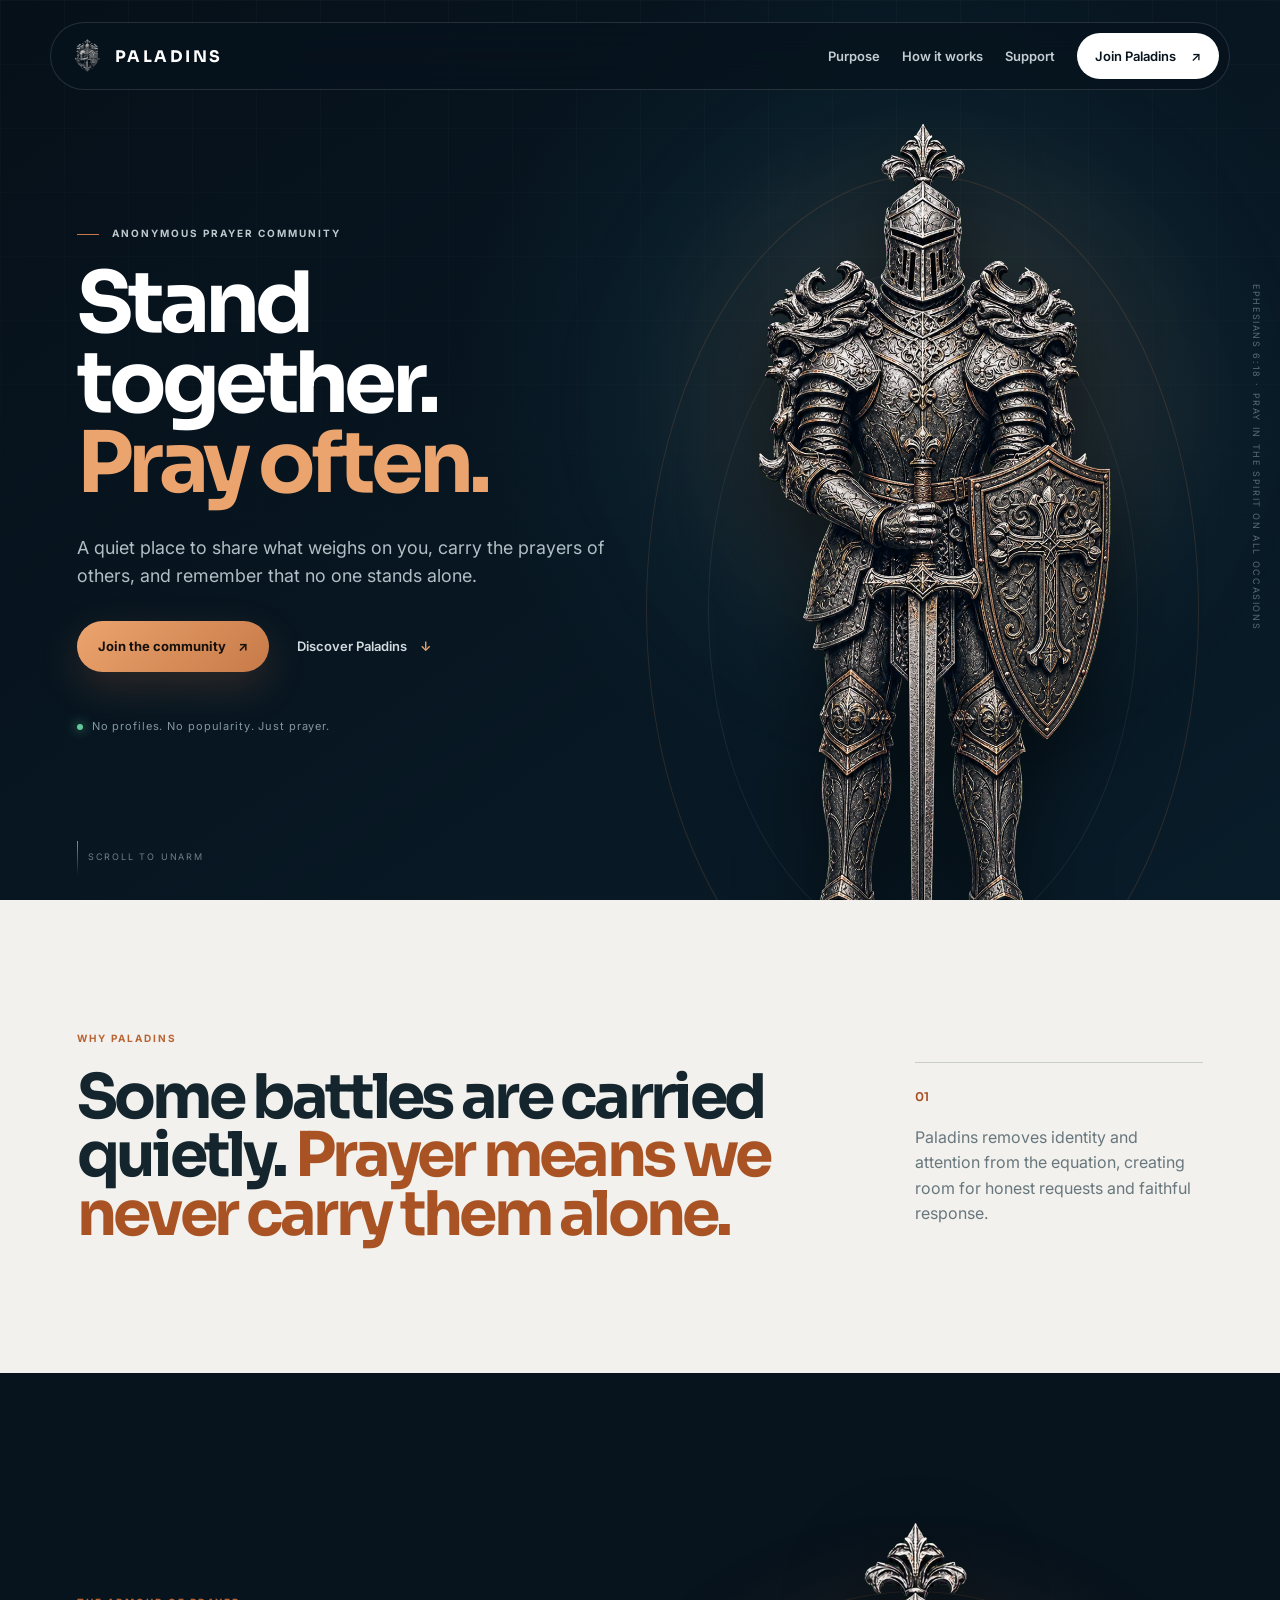
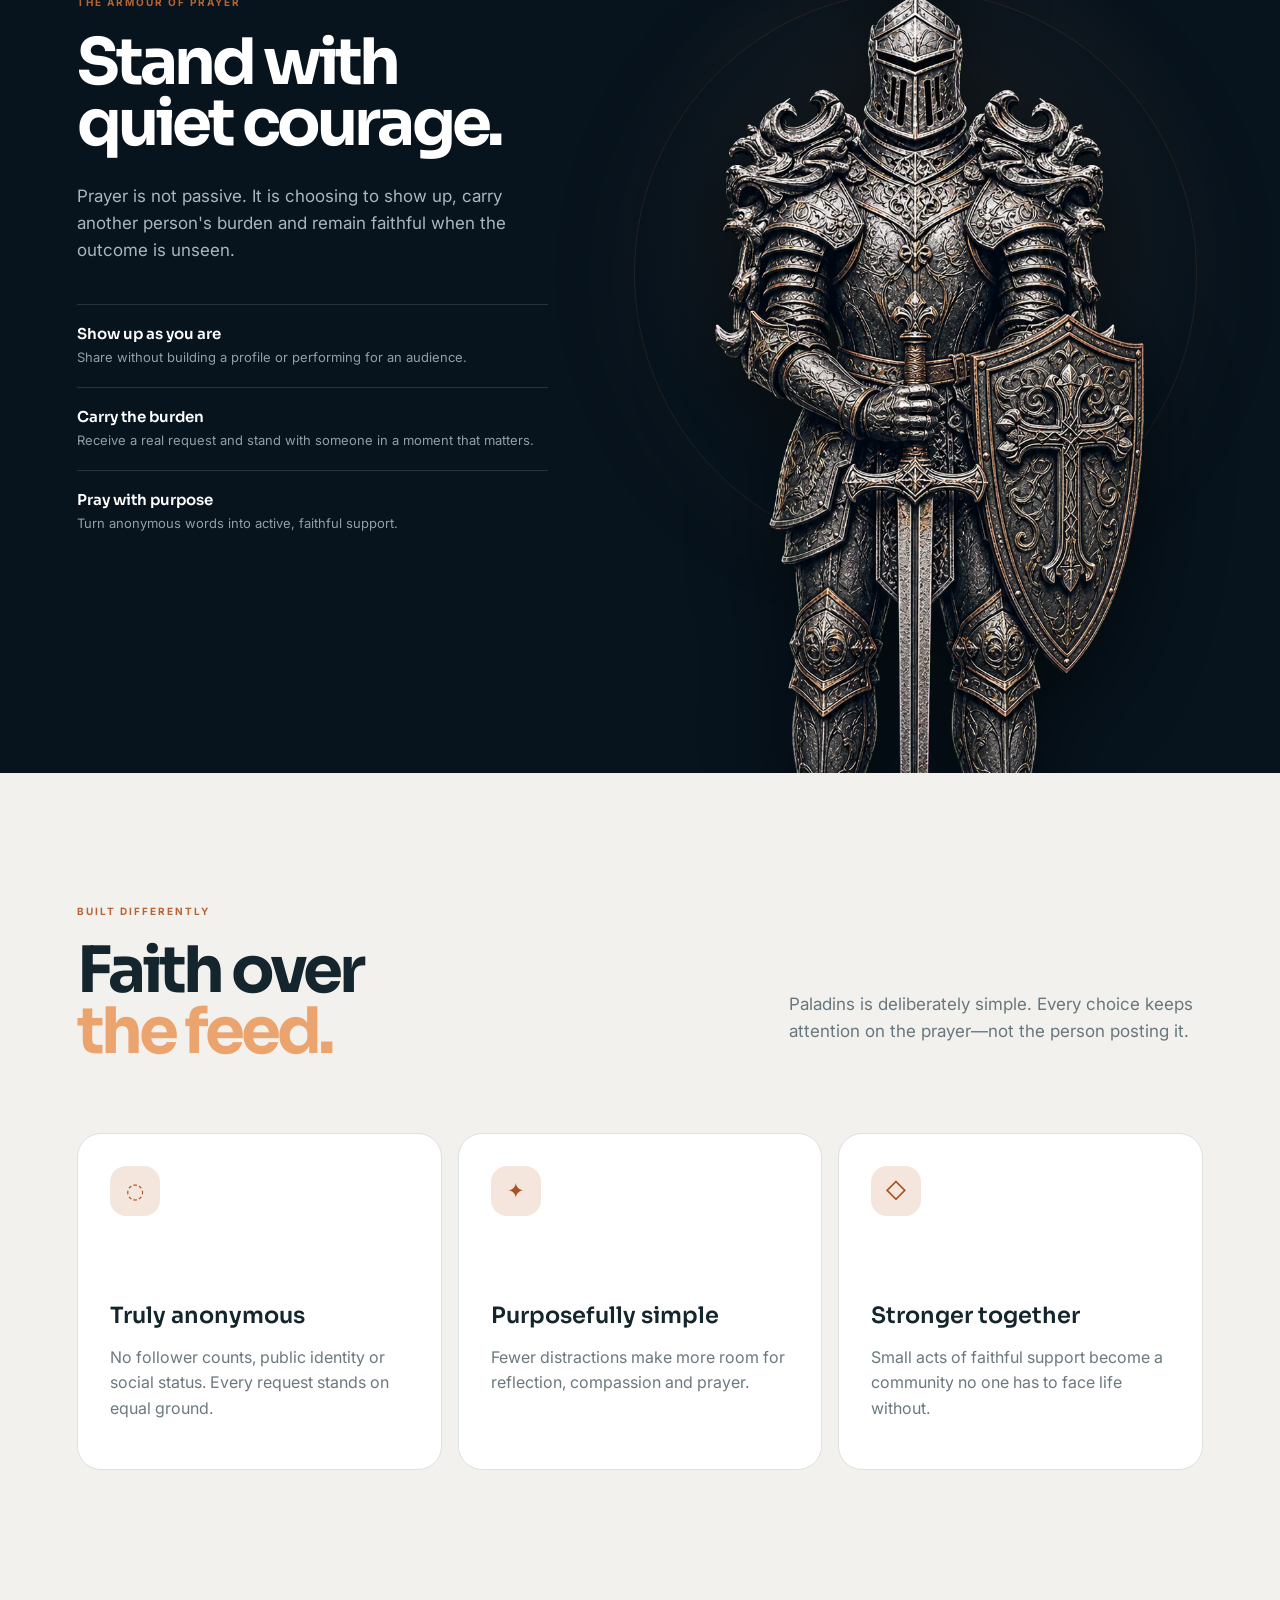
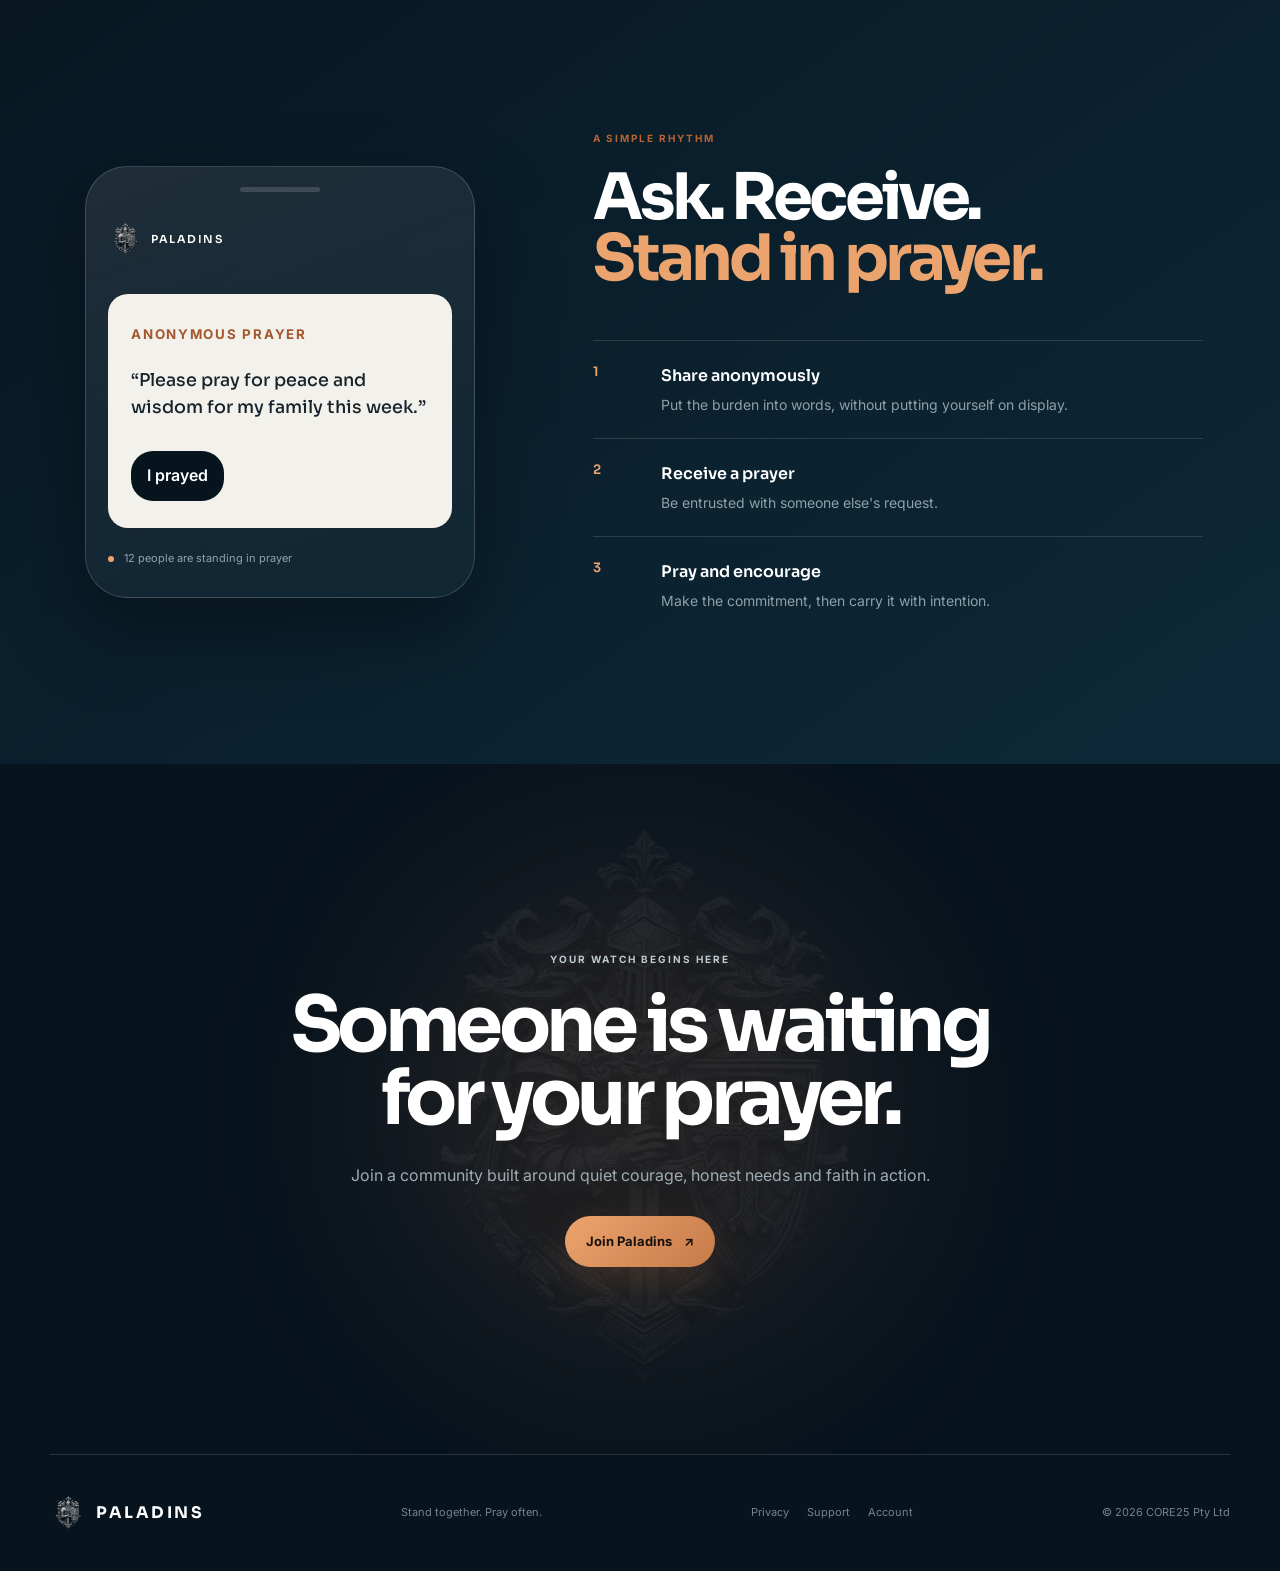
<file: index.html>
<!doctype html>
<html lang="en-AU">
<head>
  <meta charset="utf-8">
  <meta name="viewport" content="width=device-width,initial-scale=1">
  <meta name="theme-color" content="#07131d">
  <meta name="description" content="Paladins is an anonymous prayer community where believers carry one another's burdens through prayer.">
  <title>Paladins — Stand together in prayer</title>
  <link rel="preconnect" href="https://fonts.googleapis.com">
  <link rel="preconnect" href="https://fonts.gstatic.com" crossorigin>
  <link href="https://fonts.googleapis.com/css2?family=Inter:wght@400;500;600;700&family=Sora:wght@500;600;700&display=swap" rel="stylesheet">
  <link rel="stylesheet" href="styles.css">
</head>
<body>
  <a class="skip-link" href="#main">Skip to content</a>
  <header class="site-header">
    <a class="brand" href="index.html" aria-label="Paladins home">
      <img src="Paladins Logo.png" alt="">
      <span>PALADINS</span>
    </a>
    <button class="menu-button" type="button" aria-expanded="false" aria-controls="site-nav"><i></i><i></i><span class="sr-only">Open navigation</span></button>
    <nav id="site-nav" aria-label="Main navigation">
      <a href="#purpose">Purpose</a>
      <a href="#how">How it works</a>
      <a href="support.html">Support</a>
      <a class="nav-cta" href="join.html">Join Paladins <span>↗</span></a>
    </nav>
  </header>

  <main id="main">
    <section class="hero">
      <div class="hero-aura"></div>
      <div class="hero-copy reveal">
        <p class="kicker"><span></span> Anonymous prayer community</p>
        <h1>Stand together.<br><em>Pray often.</em></h1>
        <p class="hero-lead">A quiet place to share what weighs on you, carry the prayers of others, and remember that no one stands alone.</p>
        <div class="actions">
          <a class="button button-copper" href="join.html">Join the community <span>↗</span></a>
          <a class="text-link" href="#purpose">Discover Paladins <span>↓</span></a>
        </div>
        <div class="trust-note"><span></span>No profiles. No popularity. Just prayer.</div>
      </div>
      <div class="hero-armour reveal" aria-hidden="true">
        <div class="halo halo-one"></div><div class="halo halo-two"></div>
        <img src="armour.png" alt="">
      </div>
      <div class="hero-side" aria-hidden="true">Ephesians 6:18 · Pray in the Spirit on all occasions</div>
      <div class="scroll-mark" aria-hidden="true"><i></i>Scroll to unarm</div>
    </section>

    <section class="manifesto" id="purpose">
      <div class="manifesto-inner reveal">
        <p class="kicker copper">Why Paladins</p>
        <p class="manifesto-copy">Some battles are carried quietly. <strong>Prayer means we never carry them alone.</strong></p>
      </div>
      <div class="manifesto-aside reveal">
        <span>01</span>
        <p>Paladins removes identity and attention from the equation, creating room for honest requests and faithful response.</p>
      </div>
    </section>

    <section class="armour-story" id="how">
      <div class="story-copy reveal">
        <p class="kicker copper">The armour of prayer</p>
        <h2>Stand with<br>quiet courage.</h2>
        <p class="story-intro">Prayer is not passive. It is choosing to show up, carry another person's burden and remain faithful when the outcome is unseen.</p>
        <div class="story-principles">
          <article><div><h3>Show up as you are</h3><p>Share without building a profile or performing for an audience.</p></div></article>
          <article><div><h3>Carry the burden</h3><p>Receive a real request and stand with someone in a moment that matters.</p></div></article>
          <article><div><h3>Pray with purpose</h3><p>Turn anonymous words into active, faithful support.</p></div></article>
        </div>
      </div>
      <div class="armour-static reveal" aria-hidden="true">
        <div class="armour-ring"></div>
        <img src="armour.png" alt="">
      </div>
    </section>

    <section class="principles">
      <div class="section-heading reveal">
        <div><p class="kicker copper">Built differently</p><h2>Faith over<br><em>the feed.</em></h2></div>
        <p>Paladins is deliberately simple. Every choice keeps attention on the prayer—not the person posting it.</p>
      </div>
      <div class="principle-grid">
        <article class="principle reveal"><div class="principle-icon">◌</div><h3>Truly anonymous</h3><p>No follower counts, public identity or social status. Every request stands on equal ground.</p></article>
        <article class="principle reveal"><div class="principle-icon">✦</div><h3>Purposefully simple</h3><p>Fewer distractions make more room for reflection, compassion and prayer.</p></article>
        <article class="principle reveal"><div class="principle-icon">◇</div><h3>Stronger together</h3><p>Small acts of faithful support become a community no one has to face life without.</p></article>
      </div>
    </section>

    <section class="how-panel">
      <div class="phone-frame reveal" aria-hidden="true">
        <div class="phone-top"></div>
        <div class="app-brand"><img src="Paladins Logo.png" alt=""><span>PALADINS</span></div>
        <div class="request-card"><small>ANONYMOUS PRAYER</small><p>“Please pray for peace and wisdom for my family this week.”</p><button>I prayed</button></div>
        <div class="prayer-count"><i></i><span>12 people are standing in prayer</span></div>
      </div>
      <div class="how-copy reveal">
        <p class="kicker copper">A simple rhythm</p>
        <h2>Ask. Receive.<br><em>Stand in prayer.</em></h2>
        <ol>
          <li><span>1</span><div><strong>Share anonymously</strong><p>Put the burden into words, without putting yourself on display.</p></div></li>
          <li><span>2</span><div><strong>Receive a prayer</strong><p>Be entrusted with someone else's request.</p></div></li>
          <li><span>3</span><div><strong>Pray and encourage</strong><p>Make the commitment, then carry it with intention.</p></div></li>
        </ol>
      </div>
    </section>

    <section class="final-cta">
      <div class="cta-glow"></div>
      <img src="Paladins Logo.png" alt="" class="cta-mark">
      <div class="reveal">
        <p class="kicker">Your watch begins here</p>
        <h2>Someone is waiting<br>for your prayer.</h2>
        <p>Join a community built around quiet courage, honest needs and faith in action.</p>
        <a class="button button-copper" href="join.html">Join Paladins <span>↗</span></a>
      </div>
    </section>
  </main>

  <footer>
    <a class="brand" href="index.html"><img src="Paladins Logo.png" alt=""><span>PALADINS</span></a>
    <p>Stand together. Pray often.</p>
    <div class="footer-links"><a href="privacy.html">Privacy</a><a href="support.html">Support</a><a href="account.html">Account</a></div>
    <p>© <span data-year></span> CORE25 Pty Ltd</p>
  </footer>
  <script src="app.js"></script>
</body>
</html>
</file>
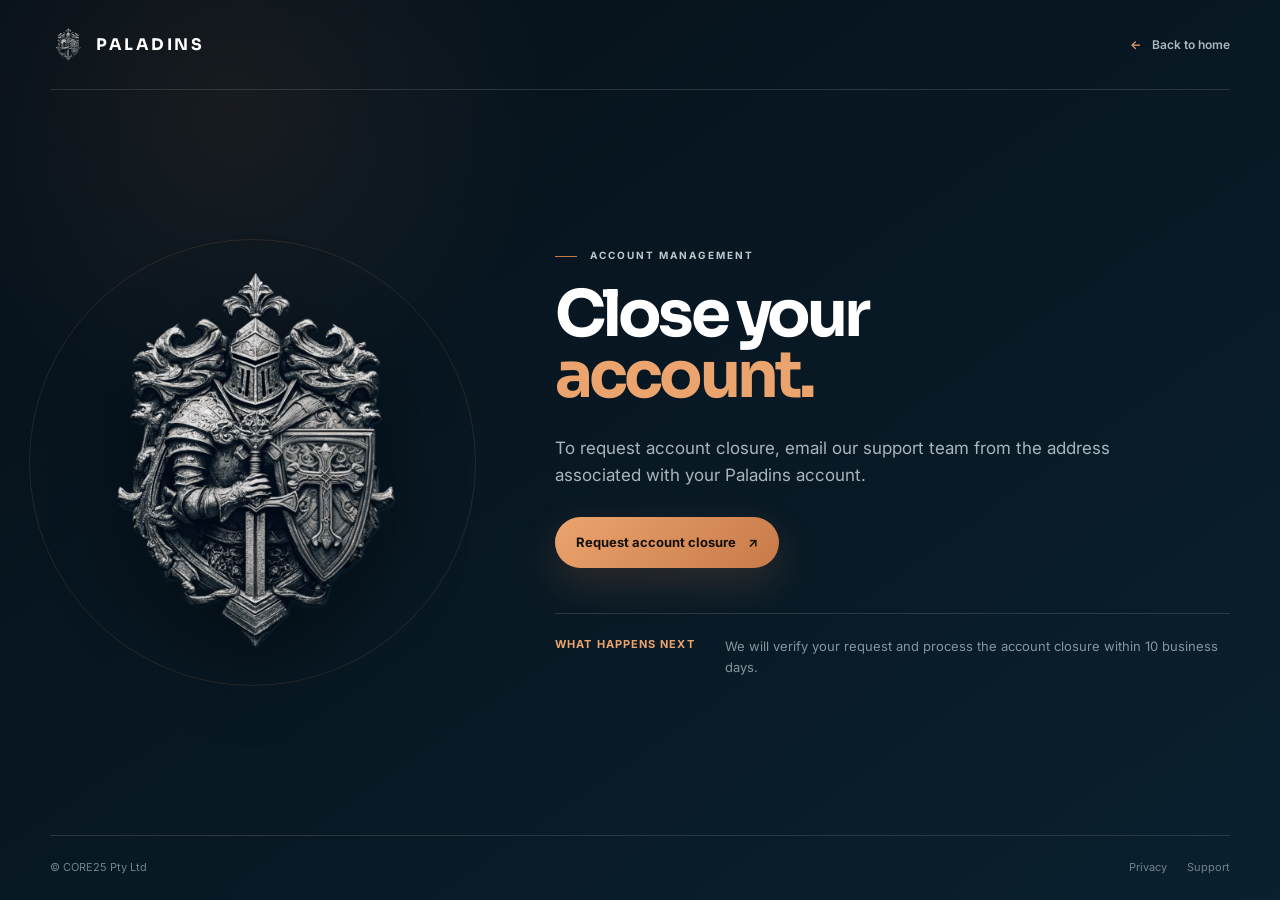
<file: account.html>
<!doctype html>
<html lang="en-AU">
<head>
  <meta charset="utf-8">
  <meta name="viewport" content="width=device-width,initial-scale=1">
  <meta name="theme-color" content="#07131d">
  <meta name="description" content="Request closure of your Paladins account.">
  <title>Account Management — Paladins</title>
  <link rel="preconnect" href="https://fonts.googleapis.com">
  <link rel="preconnect" href="https://fonts.gstatic.com" crossorigin>
  <link href="https://fonts.googleapis.com/css2?family=Inter:wght@400;500;600;700&family=Sora:wght@500;600;700&display=swap" rel="stylesheet">
  <link rel="stylesheet" href="styles.css">
</head>
<body class="internal-page account-page">
  <header class="download-header">
    <a class="brand" href="index.html"><img src="Paladins Logo.png" alt=""><span>PALADINS</span></a>
    <a class="back-link" href="index.html"><span>←</span> Back to home</a>
  </header>
  <main class="account-main">
    <div class="account-mark" aria-hidden="true"><img src="Paladins Logo.png" alt=""></div>
    <div class="account-copy">
      <p class="kicker"><span></span> Account management</p>
      <h1>Close your<br><em>account.</em></h1>
      <p>To request account closure, email our support team from the address associated with your Paladins account.</p>
      <a class="button button-copper" href="mailto:admin@paladins.life?subject=Paladins%20account%20closure%20request">Request account closure <span>↗</span></a>
      <div class="account-note"><span>What happens next</span><p>We will verify your request and process the account closure within 10 business days.</p></div>
    </div>
  </main>
  <footer class="download-footer"><span>© <span data-year></span> CORE25 Pty Ltd</span><div><a href="privacy.html">Privacy</a><a href="support.html">Support</a></div></footer>
  <script src="app.js"></script>
</body>
</html>
</file>
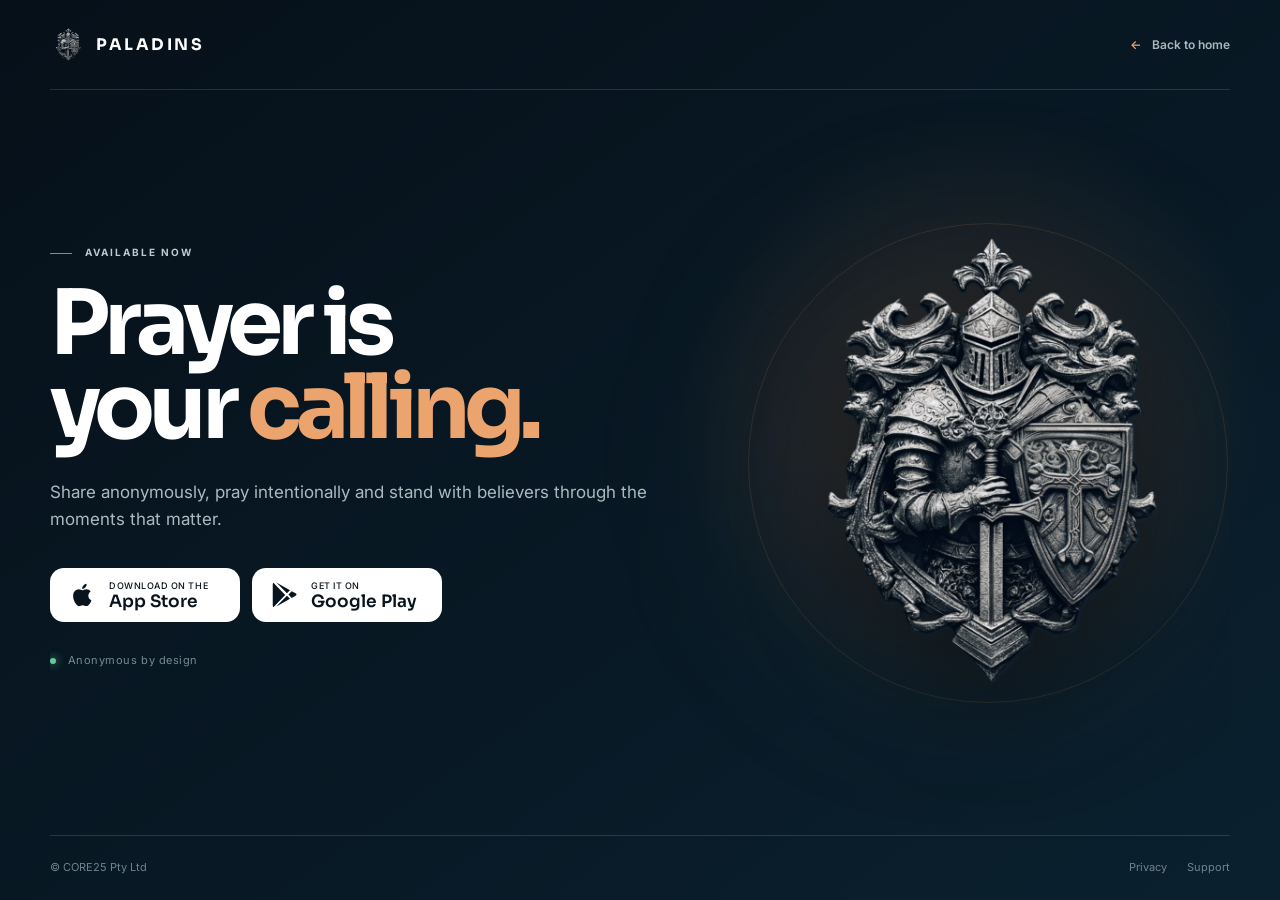
<file: join.html>
<!doctype html>
<html lang="en-AU">
<head>
  <meta charset="utf-8">
  <meta name="viewport" content="width=device-width,initial-scale=1">
  <meta name="theme-color" content="#07131d">
  <meta name="description" content="Download Paladins for iPhone or Android and join an anonymous community of prayer.">
  <title>Download Paladins</title>
  <link rel="preconnect" href="https://fonts.googleapis.com">
  <link rel="preconnect" href="https://fonts.gstatic.com" crossorigin>
  <link href="https://fonts.googleapis.com/css2?family=Inter:wght@400;500;600;700&family=Sora:wght@500;600;700&display=swap" rel="stylesheet">
  <link rel="stylesheet" href="styles.css">
</head>
<body class="download-page">
  <header class="download-header">
    <a class="brand" href="index.html" aria-label="Return to Paladins home">
      <img src="Paladins Logo.png" alt="">
      <span>PALADINS</span>
    </a>
    <a class="back-link" href="index.html"><span>←</span> Back to home</a>
  </header>

  <main class="download-main">
    <div class="download-glow" aria-hidden="true"></div>
    <div class="download-copy">
      <p class="kicker"><span></span> Available now</p>
      <h1>Prayer is<br>your <em>calling.</em></h1>
      <p>Share anonymously, pray intentionally and stand with believers through the moments that matter.</p>
      <div class="store-actions" aria-label="Download Paladins">
        <a class="store-button" href="https://apps.apple.com/au/app/paladins/id6766744891" target="_blank" rel="noopener noreferrer">
          <svg viewBox="0 0 24 24" aria-hidden="true"><path d="M17.05 12.54c-.02-2.27 1.85-3.37 1.94-3.42a4.15 4.15 0 0 0-3.27-1.77c-1.38-.15-2.72.83-3.42.83-.72 0-1.8-.81-2.97-.79a4.35 4.35 0 0 0-3.66 2.23c-1.59 2.75-.4 6.8 1.12 9.03.76 1.09 1.65 2.31 2.82 2.27 1.15-.05 1.58-.73 2.97-.73 1.37 0 1.78.73 2.98.7 1.23-.02 2.01-1.09 2.74-2.19a9 9 0 0 0 1.26-2.57 3.94 3.94 0 0 1-2.51-3.59ZM14.82 5.89a3.98 3.98 0 0 0 .91-2.86 4.08 4.08 0 0 0-2.65 1.36 3.78 3.78 0 0 0-.94 2.75 3.37 3.37 0 0 0 2.68-1.25Z"/></svg>
          <span><small>Download on the</small>App Store</span>
        </a>
        <a class="store-button" href="https://play.google.com/store/apps/details?id=com.paladins.life" target="_blank" rel="noopener noreferrer">
          <svg viewBox="0 0 24 24" aria-hidden="true"><path d="M3.5 2.2a2 2 0 0 0-.5 1.35v16.9c0 .5.18.96.5 1.34L13 12 3.5 2.2Zm10.85 8.45 2.45-2.52L5.88 2.02l8.47 8.63Zm3.82-1.75-2.63 2.71 2.63 2.69 3.08-1.73c.99-.55.99-1.48 0-2.04L18.17 8.9Zm-3.82 3.66-8.47 8.65 10.92-6.13-2.45-2.52Z"/></svg>
          <span><small>Get it on</small>Google Play</span>
        </a>
      </div>
      <p class="download-trust"><i></i> Anonymous by design</p>
    </div>
    <div class="download-art" aria-hidden="true">
      <div class="download-ring"></div>
      <img src="Paladins Logo.png" alt="">
    </div>
  </main>

  <footer class="download-footer">
    <span>© <span data-year></span> CORE25 Pty Ltd</span>
    <div><a href="privacy.html">Privacy</a><a href="support.html">Support</a></div>
  </footer>
  <script src="app.js"></script>
</body>
</html>
</file>
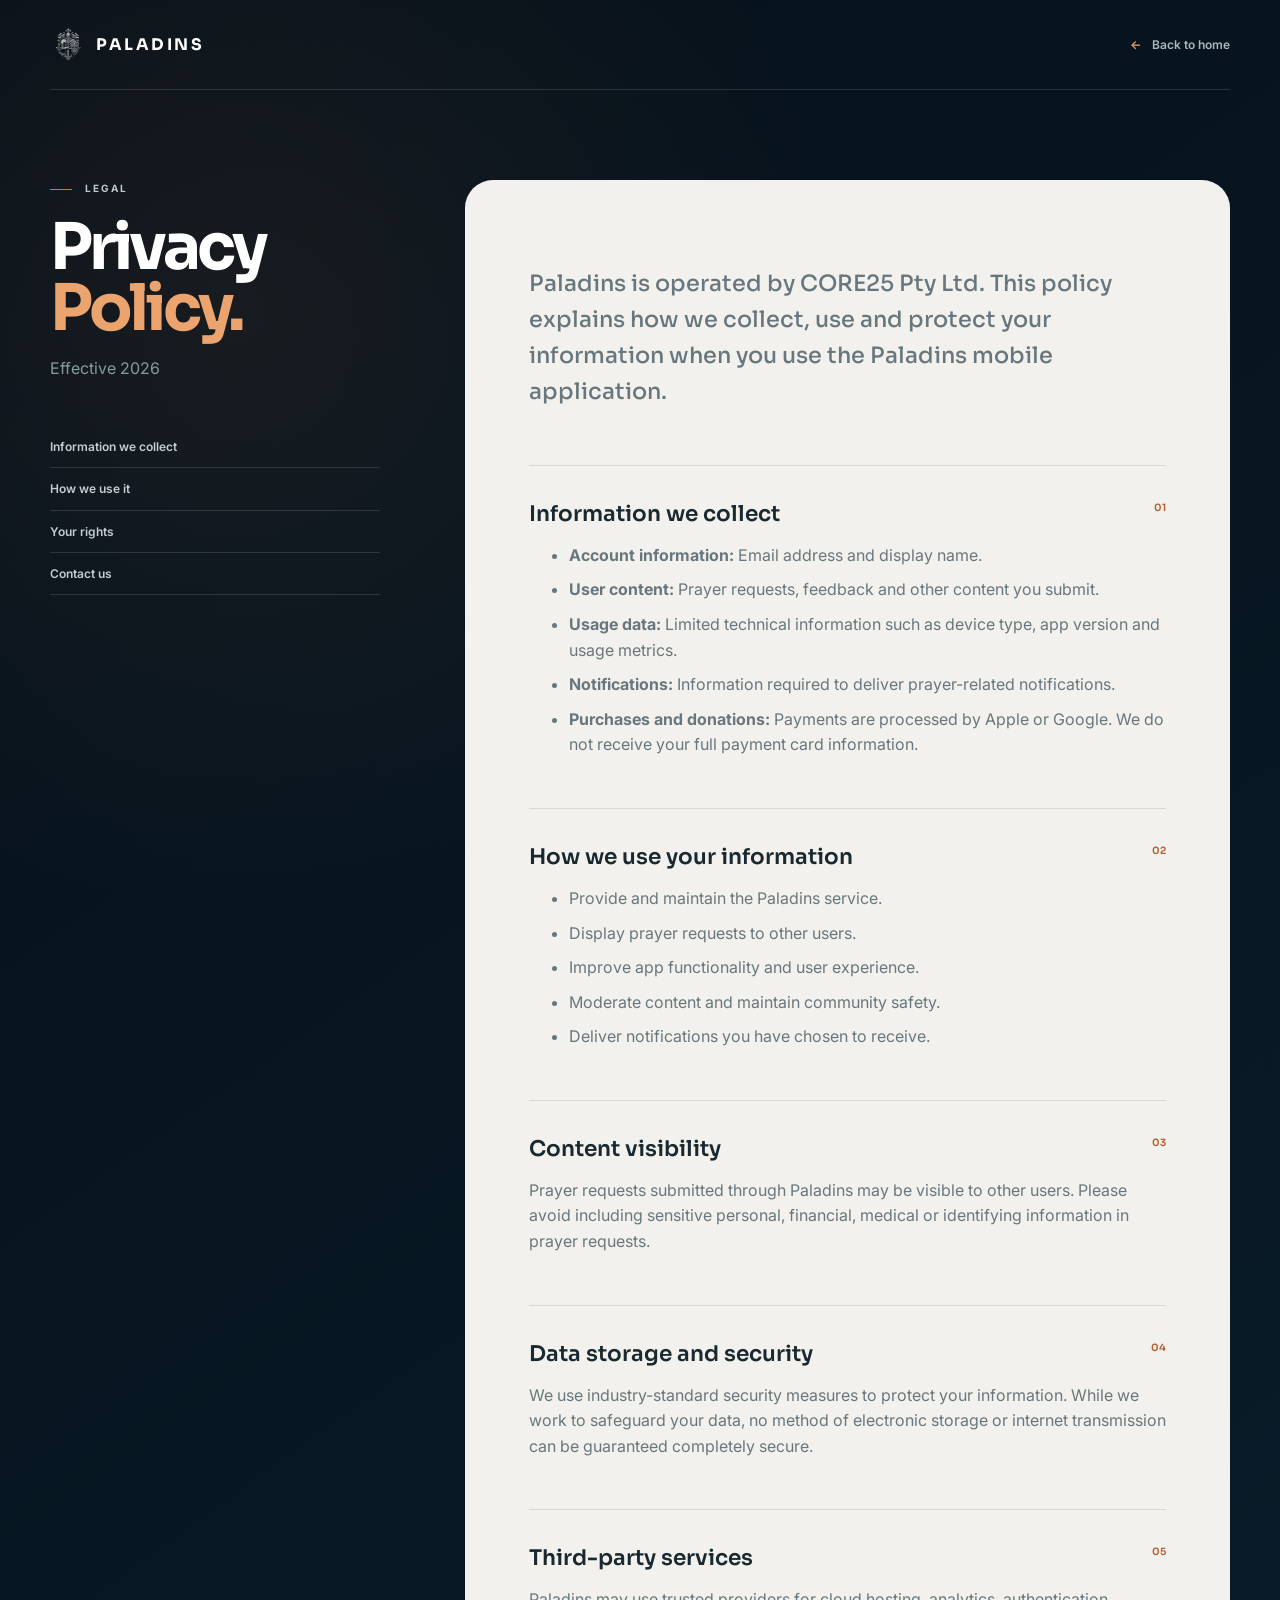
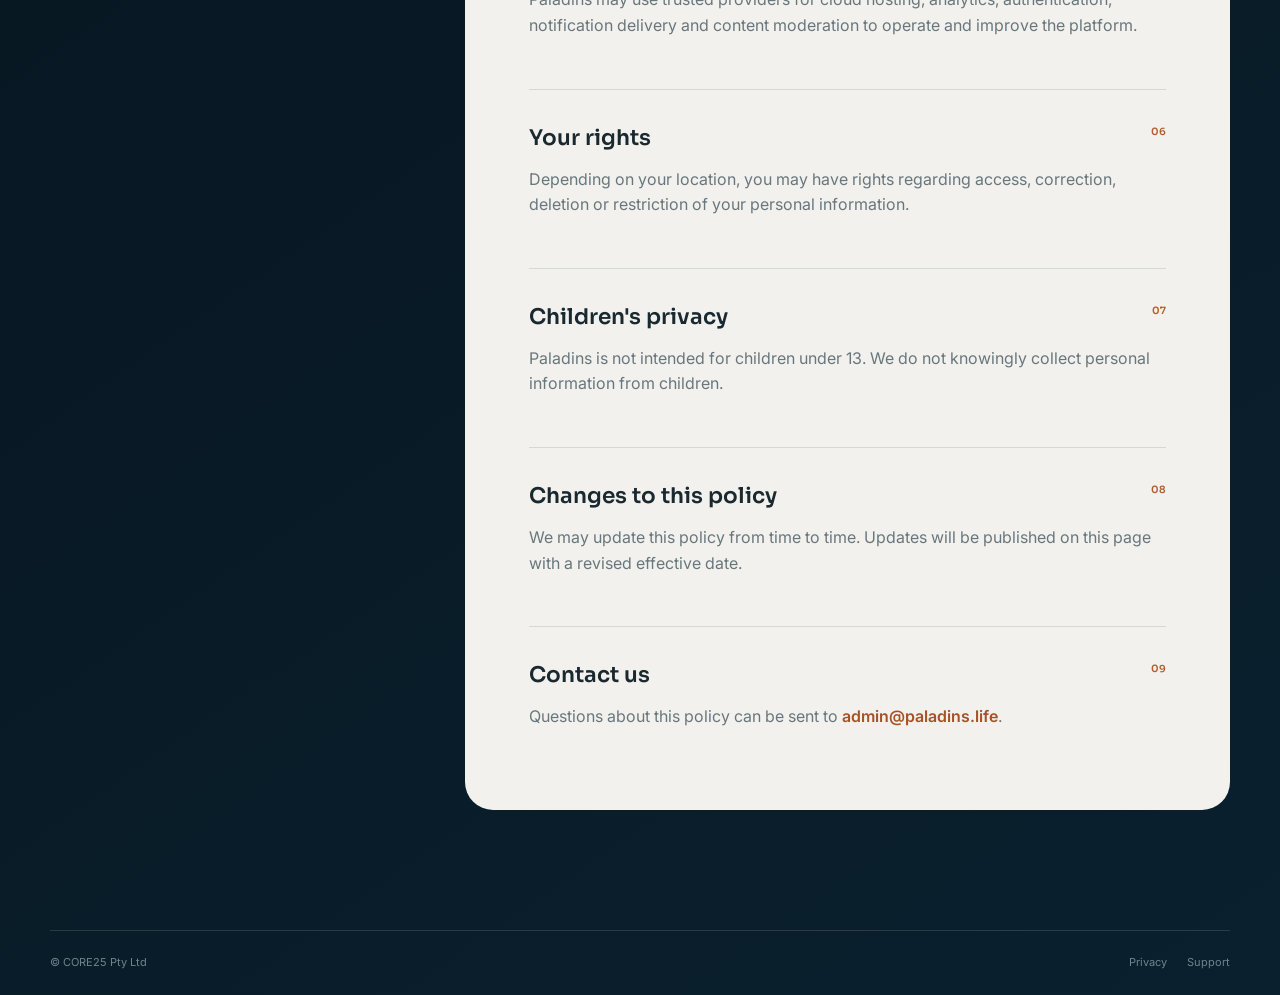
<file: privacy.html>
<!doctype html>
<html lang="en-AU">
<head>
  <meta charset="utf-8">
  <meta name="viewport" content="width=device-width,initial-scale=1">
  <meta name="theme-color" content="#07131d">
  <meta name="description" content="How Paladins collects, uses and protects your information.">
  <title>Privacy Policy — Paladins</title>
  <link rel="preconnect" href="https://fonts.googleapis.com">
  <link rel="preconnect" href="https://fonts.gstatic.com" crossorigin>
  <link href="https://fonts.googleapis.com/css2?family=Inter:wght@400;500;600;700&family=Sora:wght@500;600;700&display=swap" rel="stylesheet">
  <link rel="stylesheet" href="styles.css">
</head>
<body class="internal-page">
  <header class="download-header">
    <a class="brand" href="index.html"><img src="Paladins Logo.png" alt=""><span>PALADINS</span></a>
    <a class="back-link" href="index.html"><span>←</span> Back to home</a>
  </header>
  <main class="internal-main">
    <aside class="internal-intro">
      <p class="kicker"><span></span> Legal</p>
      <h1>Privacy<br><em>Policy.</em></h1>
      <p>Effective 2026</p>
      <nav class="page-links" aria-label="On this page">
        <a href="#collect">Information we collect</a><a href="#use">How we use it</a><a href="#rights">Your rights</a><a href="#contact">Contact us</a>
      </nav>
    </aside>
    <article class="content-card">
      <p class="content-lead">Paladins is operated by CORE25 Pty Ltd. This policy explains how we collect, use and protect your information when you use the Paladins mobile application.</p>
      <section id="collect"><span class="section-number">01</span><h2>Information we collect</h2>
        <ul><li><strong>Account information:</strong> Email address and display name.</li><li><strong>User content:</strong> Prayer requests, feedback and other content you submit.</li><li><strong>Usage data:</strong> Limited technical information such as device type, app version and usage metrics.</li><li><strong>Notifications:</strong> Information required to deliver prayer-related notifications.</li><li><strong>Purchases and donations:</strong> Payments are processed by Apple or Google. We do not receive your full payment card information.</li></ul>
      </section>
      <section id="use"><span class="section-number">02</span><h2>How we use your information</h2>
        <ul><li>Provide and maintain the Paladins service.</li><li>Display prayer requests to other users.</li><li>Improve app functionality and user experience.</li><li>Moderate content and maintain community safety.</li><li>Deliver notifications you have chosen to receive.</li></ul>
      </section>
      <section><span class="section-number">03</span><h2>Content visibility</h2><p>Prayer requests submitted through Paladins may be visible to other users. Please avoid including sensitive personal, financial, medical or identifying information in prayer requests.</p></section>
      <section><span class="section-number">04</span><h2>Data storage and security</h2><p>We use industry-standard security measures to protect your information. While we work to safeguard your data, no method of electronic storage or internet transmission can be guaranteed completely secure.</p></section>
      <section><span class="section-number">05</span><h2>Third-party services</h2><p>Paladins may use trusted providers for cloud hosting, analytics, authentication, notification delivery and content moderation to operate and improve the platform.</p></section>
      <section id="rights"><span class="section-number">06</span><h2>Your rights</h2><p>Depending on your location, you may have rights regarding access, correction, deletion or restriction of your personal information.</p></section>
      <section><span class="section-number">07</span><h2>Children's privacy</h2><p>Paladins is not intended for children under 13. We do not knowingly collect personal information from children.</p></section>
      <section><span class="section-number">08</span><h2>Changes to this policy</h2><p>We may update this policy from time to time. Updates will be published on this page with a revised effective date.</p></section>
      <section id="contact"><span class="section-number">09</span><h2>Contact us</h2><p>Questions about this policy can be sent to <a href="mailto:admin@paladins.life">admin@paladins.life</a>.</p></section>
    </article>
  </main>
  <footer class="download-footer"><span>© <span data-year></span> CORE25 Pty Ltd</span><div><a href="privacy.html">Privacy</a><a href="support.html">Support</a></div></footer>
  <script src="app.js"></script>
</body>
</html>
</file>
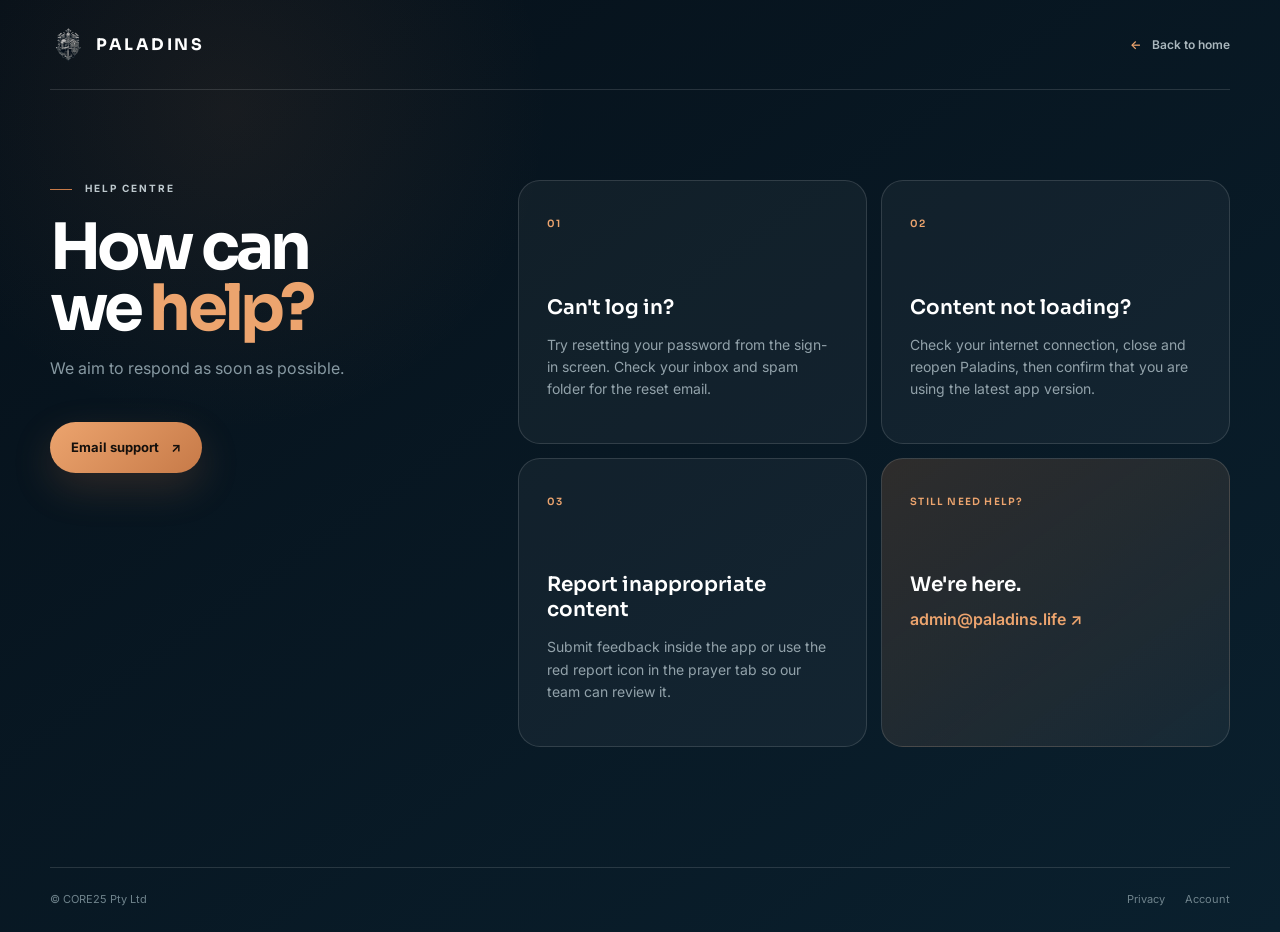
<file: support.html>
<!doctype html>
<html lang="en-AU">
<head>
  <meta charset="utf-8">
  <meta name="viewport" content="width=device-width,initial-scale=1">
  <meta name="theme-color" content="#07131d">
  <meta name="description" content="Get help with the Paladins prayer app.">
  <title>Support — Paladins</title>
  <link rel="preconnect" href="https://fonts.googleapis.com">
  <link rel="preconnect" href="https://fonts.gstatic.com" crossorigin>
  <link href="https://fonts.googleapis.com/css2?family=Inter:wght@400;500;600;700&family=Sora:wght@500;600;700&display=swap" rel="stylesheet">
  <link rel="stylesheet" href="styles.css">
</head>
<body class="internal-page">
  <header class="download-header">
    <a class="brand" href="index.html"><img src="Paladins Logo.png" alt=""><span>PALADINS</span></a>
    <a class="back-link" href="index.html"><span>←</span> Back to home</a>
  </header>
  <main class="internal-main support-layout">
    <aside class="internal-intro">
      <p class="kicker"><span></span> Help centre</p>
      <h1>How can<br>we <em>help?</em></h1>
      <p>We aim to respond as soon as possible.</p>
      <a class="button button-copper" href="mailto:admin@paladins.life">Email support <span>↗</span></a>
    </aside>
    <div class="support-cards">
      <article><span>01</span><h2>Can't log in?</h2><p>Try resetting your password from the sign-in screen. Check your inbox and spam folder for the reset email.</p></article>
      <article><span>02</span><h2>Content not loading?</h2><p>Check your internet connection, close and reopen Paladins, then confirm that you are using the latest app version.</p></article>
      <article><span>03</span><h2>Report inappropriate content</h2><p>Submit feedback inside the app or use the red report icon in the prayer tab so our team can review it.</p></article>
      <article class="support-contact"><span>Still need help?</span><h2>We're here.</h2><a href="mailto:admin@paladins.life">admin@paladins.life ↗</a></article>
    </div>
  </main>
  <footer class="download-footer"><span>© <span data-year></span> CORE25 Pty Ltd</span><div><a href="privacy.html">Privacy</a><a href="account.html">Account</a></div></footer>
  <script src="app.js"></script>
</body>
</html>
</file>
<file: styles.css>
:root{--ink:#07131d;--ink-2:#0a1d2a;--navy:#0d2939;--copper:#c77a48;--copper-light:#eca46e;--paper:#f2f1ed;--white:#fff;--muted:#9aa9b1;--line:rgba(255,255,255,.13);--max:1180px}
*{box-sizing:border-box}html{scroll-behavior:smooth}body{margin:0;background:var(--ink);color:#fff;font-family:Inter,sans-serif;line-height:1.6;overflow-x:hidden}a{color:inherit;text-decoration:none}button{font:inherit}.skip-link{position:fixed;top:-5rem;left:1rem;background:#fff;color:#000;padding:.8rem 1rem;z-index:200}.skip-link:focus{top:1rem}.sr-only{position:absolute;width:1px;height:1px;overflow:hidden;clip:rect(0,0,0,0)}
.site-header{position:absolute;z-index:100;top:22px;left:50%;transform:translateX(-50%);width:min(calc(100% - 36px),var(--max));height:68px;padding:8px 10px 8px 18px;border-radius:40px;border:1px solid var(--line);background:rgba(7,19,29,.68);backdrop-filter:blur(18px);display:flex;align-items:center;justify-content:space-between}.brand{display:flex;align-items:center;gap:10px;font:700 16px Sora,sans-serif;letter-spacing:.16em}.brand img{width:36px;height:36px;object-fit:cover;object-position:center;border-radius:50%}nav{display:flex;align-items:center;gap:22px;font-size:13px;font-weight:600}nav>a:not(.nav-cta){color:#c3cdd2}.nav-cta{padding:13px 18px;border-radius:24px;background:#fff;color:var(--ink)}.nav-cta span,.button span{margin-left:12px}.menu-button{display:none;background:none;border:0;padding:12px}.menu-button i{display:block;width:22px;height:2px;background:#fff;margin:5px}
.hero{position:relative;min-height:820px;height:100svh;max-height:980px;display:grid;grid-template-columns:1fr 1fr;align-items:center;padding:140px max(6vw,calc((100vw - var(--max))/2)) 80px;overflow:hidden;background:radial-gradient(circle at 73% 44%,rgba(199,122,72,.14),transparent 28%),radial-gradient(circle at 70% 40%,rgba(22,76,96,.36),transparent 42%),linear-gradient(145deg,#061019,#091c29)}.hero:before{content:"";position:absolute;inset:0;background-image:linear-gradient(rgba(255,255,255,.025) 1px,transparent 1px),linear-gradient(90deg,rgba(255,255,255,.025) 1px,transparent 1px);background-size:64px 64px;mask-image:linear-gradient(to bottom,#000,transparent 80%)}.hero-aura{position:absolute;right:8%;top:18%;width:38vw;height:38vw;border-radius:50%;background:rgba(199,122,72,.06);filter:blur(80px);pointer-events:none}.hero-copy{position:relative;z-index:5}.kicker{margin:0 0 22px;text-transform:uppercase;letter-spacing:.2em;font-weight:700;font-size:10px;color:#bec9ce}.kicker>span{display:inline-block;width:22px;height:1px;background:var(--copper);vertical-align:middle;margin-right:9px}.kicker.copper{color:#b86432}.hero h1,.manifesto-copy,.story-step h2,.section-heading h2,.how-copy h2,.final-cta h2{font:700 clamp(3.6rem,6.6vw,7rem)/.95 Sora,sans-serif;letter-spacing:-.06em;margin:0}.hero h1 em,.section-heading h2 em,.how-copy h2 em{font-style:normal;color:var(--copper-light)}.hero-lead{font-size:clamp(1.05rem,1.4vw,1.2rem);color:#b1bec4;max-width:610px;margin:30px 0}.actions{display:flex;align-items:center;gap:28px}.button{display:inline-flex;align-items:center;justify-content:center;padding:15px 21px;border-radius:28px;font-weight:700;font-size:13px;transition:.2s ease}.button:hover{transform:translateY(-2px)}.button-copper{background:linear-gradient(135deg,var(--copper-light),var(--copper));color:#15100c;box-shadow:0 15px 40px rgba(199,122,72,.2)}.text-link{font-size:13px;font-weight:600;color:#d2dade}.text-link span{color:var(--copper-light);margin-left:10px}.trust-note{margin-top:46px;color:#85969e;font-size:11px;letter-spacing:.08em}.trust-note span{display:inline-block;width:6px;height:6px;border-radius:50%;background:#63c99a;margin-right:9px;box-shadow:0 0 12px #63c99a}.hero-armour{position:absolute;z-index:3;right:max(3vw,calc((100vw - var(--max))/2));bottom:-16%;height:105%;width:48%;display:flex;align-items:flex-end;justify-content:center}.hero-armour img{position:relative;z-index:2;height:100%;max-width:100%;object-fit:contain;filter:drop-shadow(0 35px 40px rgba(0,0,0,.55))}.halo{position:absolute;inset:8% 5% 0;border:1px solid rgba(199,122,72,.18);border-radius:50%}.halo-two{inset:18% 15% 10%;border-color:rgba(255,255,255,.07)}.hero-side{position:absolute;right:24px;top:50%;transform:rotate(90deg) translateX(50%);transform-origin:right center;font-size:9px;letter-spacing:.18em;text-transform:uppercase;color:#586b75}.scroll-mark{position:absolute;bottom:25px;left:max(6vw,calc((100vw - var(--max))/2));font-size:9px;text-transform:uppercase;letter-spacing:.2em;color:#6f818a}.scroll-mark i{display:inline-block;height:34px;width:1px;background:linear-gradient(var(--copper),transparent);vertical-align:middle;margin-right:10px}
.manifesto{background:var(--paper);color:#14252e;padding:130px max(6vw,calc((100vw - var(--max))/2));display:grid;grid-template-columns:1.45fr .55fr;gap:80px;align-items:end}.manifesto-copy{font-size:clamp(2.6rem,4.8vw,5rem)}.manifesto-copy strong{color:#a95325}.manifesto-aside{border-top:1px solid #c8ccca;padding-top:20px}.manifesto-aside span{font:600 12px Sora;color:#a95325}.manifesto-aside p{color:#68777d}
.armour-story{position:relative;overflow:hidden;min-height:900px;padding:120px max(6vw,calc((100vw - var(--max))/2));display:grid;grid-template-columns:.9fr 1.1fr;gap:80px;align-items:center;background:radial-gradient(circle at 72% 45%,rgba(199,122,72,.13),transparent 28%),var(--ink)}.story-copy{position:relative;z-index:4}.story-copy h2{font:700 clamp(3rem,5vw,5.3rem)/.96 Sora,sans-serif;letter-spacing:-.06em;margin:0}.story-intro{max-width:550px;color:#aab7bd;font-size:17px;margin:28px 0 40px}.story-principles{display:grid}.story-principles article{padding:19px 0;border-top:1px solid var(--line)}.story-principles h3{font:600 15px Sora;margin:0 0 4px}.story-principles p{color:#8fa0a8;font-size:13px;margin:0}.armour-static{position:relative;height:760px;display:grid;place-items:center}.armour-static img{position:relative;z-index:2;height:100%;width:100%;object-fit:contain;filter:drop-shadow(0 30px 40px rgba(0,0,0,.5))}.armour-ring{position:absolute;width:min(44vw,610px);aspect-ratio:1;border:1px solid rgba(199,122,72,.14);border-radius:50%;box-shadow:0 0 120px rgba(199,122,72,.05)}
.principles{background:var(--paper);color:#14252e;padding:130px max(6vw,calc((100vw - var(--max))/2))}.section-heading{display:grid;grid-template-columns:1.2fr .8fr;gap:90px;align-items:end;margin-bottom:70px}.section-heading h2{font-size:clamp(3rem,5vw,5.4rem)}.section-heading>p{color:#68777d;font-size:17px}.principle-grid{display:grid;grid-template-columns:repeat(3,1fr);gap:16px}.principle{background:#fff;border:1px solid #dde1df;border-radius:24px;padding:32px;min-height:330px;position:relative}.principle-icon{width:50px;height:50px;border-radius:16px;background:#f4e6dc;color:#a95325;display:grid;place-items:center;font-size:21px}.principle h3{font:600 1.4rem Sora;margin:85px 0 12px}.principle p{color:#6b797f}
.how-panel{padding:130px max(6vw,calc((100vw - var(--max))/2));display:grid;grid-template-columns:.8fr 1.2fr;gap:110px;align-items:center;background:linear-gradient(145deg,#081722,#0d2939)}.phone-frame{width:min(100%,390px);margin:auto;border:1px solid rgba(255,255,255,.17);border-radius:42px;padding:20px 22px 30px;background:linear-gradient(160deg,rgba(255,255,255,.09),rgba(255,255,255,.025));box-shadow:0 35px 80px rgba(0,0,0,.35)}.phone-top{width:80px;height:5px;border-radius:4px;background:rgba(255,255,255,.15);margin:0 auto 30px}.app-brand{display:flex;align-items:center;gap:9px;font:600 11px Sora;letter-spacing:.14em}.app-brand img{width:34px;height:34px;border-radius:50%;object-fit:cover}.request-card{margin-top:38px;padding:27px 23px;background:#f3f1ec;color:#17242b;border-radius:20px}.request-card small{color:#a5572d;font-weight:700;letter-spacing:.13em}.request-card p{font:500 1.1rem/1.55 Sora;margin:20px 0 30px}.request-card button{border:0;border-radius:22px;background:var(--ink);color:#fff;padding:12px 16px;font-weight:600}.prayer-count{display:flex;align-items:center;gap:10px;color:#91a2aa;font-size:11px;margin-top:22px}.prayer-count i{width:6px;height:6px;background:var(--copper-light);border-radius:50%}.how-copy h2{font-size:clamp(3rem,5vw,5.2rem)}.how-copy ol{list-style:none;padding:0;margin:50px 0 0}.how-copy li{display:grid;grid-template-columns:48px 1fr;gap:20px;padding:22px 0;border-top:1px solid var(--line)}.how-copy li>span{font:600 13px Sora;color:var(--copper-light)}.how-copy strong{font:600 16px Sora}.how-copy li p{color:#8fa0a8;margin:5px 0 0;font-size:14px}
.final-cta{position:relative;overflow:hidden;min-height:690px;display:grid;place-items:center;text-align:center;padding:100px 24px;background:var(--ink)}.final-cta>div:not(.cta-glow){position:relative;z-index:3}.final-cta h2{font-size:clamp(3.3rem,6vw,6.5rem)}.final-cta p:not(.kicker){color:#9eacb3;max-width:610px;margin:28px auto}.cta-mark{position:absolute;width:min(70vw,600px);opacity:.055;filter:grayscale(1);z-index:1}.cta-glow{position:absolute;width:500px;height:500px;border-radius:50%;background:rgba(199,122,72,.14);filter:blur(100px)}
footer{max-width:var(--max);margin:auto;padding:38px 0;display:grid;grid-template-columns:1fr 1fr 1fr auto;align-items:center;gap:30px;color:#72858e;font-size:11px;border-top:1px solid var(--line)}footer .brand{color:#fff}.footer-links{display:flex;gap:18px}.footer-links a:hover{color:#fff}
.reveal{opacity:0;transform:translateY(22px);transition:opacity .7s ease,transform .7s ease}.reveal.visible{opacity:1;transform:none}:focus-visible{outline:3px solid var(--copper-light);outline-offset:4px}
@media(max-width:900px){.site-header{top:12px}.menu-button{display:block}nav{display:none;position:absolute;top:76px;left:0;right:0;padding:22px;background:#091b27;border:1px solid var(--line);border-radius:22px;flex-direction:column;align-items:stretch}nav.open{display:flex}.hero{height:auto;min-height:1000px;grid-template-columns:1fr;align-items:start;padding-top:150px}.hero-copy{text-align:center}.hero-lead{margin-inline:auto}.actions{justify-content:center}.trust-note{text-align:center}.hero-armour{right:10%;bottom:-6%;height:62%;width:80%}.hero-side{display:none}.manifesto,.section-heading,.how-panel,.armour-story{grid-template-columns:1fr;gap:50px}.armour-static{height:650px;order:-1}.principle-grid{grid-template-columns:1fr}.how-panel{gap:70px}footer{margin:0 25px;grid-template-columns:1fr 1fr}}
@media(max-width:600px){.hero{padding-inline:22px;min-height:900px}.hero h1{font-size:3.45rem}.actions{flex-direction:column;gap:18px}.hero-armour{width:100%;right:0;height:55%}.manifesto,.principles,.how-panel,.armour-story{padding:80px 22px}.manifesto-copy{font-size:2.7rem}.armour-static{height:520px}.section-heading h2,.how-copy h2,.story-copy h2{font-size:3rem}.principle{min-height:280px}.principle h3{margin-top:55px}.phone-frame{padding:17px;border-radius:32px}.final-cta{min-height:600px}.final-cta h2{font-size:3.3rem}footer{grid-template-columns:1fr;text-align:center}.footer-links{justify-content:center}footer .brand{justify-content:center}}
@media(prefers-reduced-motion:reduce){html{scroll-behavior:auto}*,*:before,*:after{animation:none!important;transition:none!important}.reveal{opacity:1;transform:none}}

/* Download page */
.download-page{min-height:100svh;background:radial-gradient(circle at 76% 45%,rgba(199,122,72,.15),transparent 27%),linear-gradient(145deg,#061019,#0a202e)}.download-header{height:90px;width:min(calc(100% - 44px),var(--max));margin:auto;display:flex;align-items:center;justify-content:space-between;border-bottom:1px solid var(--line)}.back-link{font-size:12px;font-weight:600;color:#aab7bd}.back-link span{color:var(--copper-light);margin-right:8px}.download-main{position:relative;overflow:hidden;min-height:calc(100svh - 155px);width:min(calc(100% - 44px),var(--max));margin:auto;display:grid;grid-template-columns:1fr .8fr;align-items:center;gap:90px;padding:65px 0}.download-copy{position:relative;z-index:3}.download-copy h1{font:700 clamp(3.8rem,7vw,7rem)/.94 Sora,sans-serif;letter-spacing:-.065em;margin:0}.download-copy h1 em{font-style:normal;color:var(--copper-light)}.download-copy>p:not(.kicker):not(.download-trust){max-width:600px;color:#acbac0;font-size:17px;margin:28px 0}.store-actions{display:flex;gap:12px;flex-wrap:wrap;margin-top:35px}.store-button{min-width:190px;display:flex;align-items:center;gap:12px;padding:11px 17px;border-radius:14px;background:#fff;color:var(--ink);transition:.2s ease}.store-button:hover{transform:translateY(-3px);box-shadow:0 14px 35px rgba(0,0,0,.24)}.store-button svg{width:30px;height:30px;fill:currentColor}.store-button span{font:600 17px/1.1 Sora,sans-serif}.store-button small{display:block;font:500 9px/1.5 Inter,sans-serif;text-transform:uppercase;letter-spacing:.06em}.download-trust{color:#778b94;font-size:11px;letter-spacing:.05em;margin-top:30px}.download-trust i{display:inline-block;width:6px;height:6px;border-radius:50%;background:#63c99a;box-shadow:0 0 10px #63c99a;margin-right:8px}.download-art{position:relative;display:grid;place-items:center;min-width:0}.download-art img{position:relative;z-index:2;width:min(100%,480px);border-radius:50%;filter:drop-shadow(0 35px 50px rgba(0,0,0,.42))}.download-ring{position:absolute;width:min(100%,480px);aspect-ratio:1;border:1px solid rgba(199,122,72,.16);border-radius:50%}.download-glow{position:absolute;right:5%;width:400px;height:400px;background:rgba(199,122,72,.12);filter:blur(90px);border-radius:50%}.download-footer{min-height:65px;width:min(calc(100% - 44px),var(--max));margin:auto;padding:0;border:0;border-top:1px solid var(--line);display:flex;justify-content:space-between;color:#6f838c}.download-footer div{display:flex;gap:20px}
@media(max-width:800px){.download-main{grid-template-columns:1fr;text-align:center;padding-top:50px}.download-copy>p:not(.kicker):not(.download-trust){margin-inline:auto}.store-actions{justify-content:center}.download-art{order:-1}.download-art img{width:250px}.download-ring{width:300px}.download-copy h1{font-size:4rem}.download-footer{display:flex;margin-inline:auto}.download-header{width:calc(100% - 32px)}}
@media(max-width:500px){.download-main{width:calc(100% - 36px);gap:45px}.download-art img{width:190px}.download-ring{width:230px}.download-copy h1{font-size:3.25rem}.store-actions{flex-direction:column}.store-button{width:100%;justify-content:center}.download-footer{width:calc(100% - 36px);flex-direction:column;justify-content:center;gap:5px}.download-footer div{justify-content:center}}

/* Internal pages */
.internal-page{background:radial-gradient(circle at 18% 12%,rgba(199,122,72,.09),transparent 24%),linear-gradient(145deg,#061019,#0a202e);min-height:100svh}.internal-main{width:min(calc(100% - 44px),var(--max));margin:auto;padding:90px 0 120px;display:grid;grid-template-columns:330px 1fr;gap:85px;align-items:start}.internal-intro{position:sticky;top:40px}.internal-intro h1,.account-copy h1{font:700 clamp(3.1rem,5vw,5.2rem)/.95 Sora,sans-serif;letter-spacing:-.06em;margin:0}.internal-intro h1 em,.account-copy h1 em{font-style:normal;color:var(--copper-light)}.internal-intro>p:not(.kicker){color:#8799a2}.page-links{display:grid;align-items:stretch;gap:0;margin-top:45px}.page-links a{padding:11px 0;border-bottom:1px solid var(--line);color:#92a2aa;font-size:12px}.page-links a:hover{color:#fff}.content-card{background:var(--paper);color:#1a2930;border-radius:28px;padding:clamp(30px,5vw,64px)}.content-lead{font:500 clamp(1.15rem,2vw,1.4rem)/1.6 Sora,sans-serif;color:#34464e;margin-bottom:55px}.content-card section{position:relative;padding:34px 0;border-top:1px solid #d4d8d6}.content-card section:last-child{padding-bottom:0}.content-card h2{font:600 1.35rem Sora,sans-serif;margin:0 0 15px}.content-card p,.content-card li{color:#68777d}.content-card li+li{margin-top:9px}.content-card a{color:#a65226;font-weight:600}.section-number{position:absolute;right:0;top:35px;font:600 10px Sora;color:#b45c2d}.support-layout{grid-template-columns:.7fr 1.3fr}.internal-intro .button{margin-top:25px}.support-cards{display:grid;grid-template-columns:1fr 1fr;gap:14px}.support-cards article{min-height:250px;border:1px solid var(--line);border-radius:22px;background:rgba(255,255,255,.045);padding:28px}.support-cards article>span{font:600 10px Sora;color:var(--copper-light);text-transform:uppercase;letter-spacing:.12em}.support-cards h2{font:600 1.25rem Sora;margin:60px 0 10px}.support-cards p{color:#92a2aa;font-size:14px}.support-cards .support-contact{background:linear-gradient(145deg,rgba(199,122,72,.2),rgba(255,255,255,.05))}.support-contact a{color:var(--copper-light);font-weight:600}.account-main{width:min(calc(100% - 44px),var(--max));min-height:calc(100svh - 155px);margin:auto;padding:70px 0;display:grid;grid-template-columns:.75fr 1.25fr;gap:100px;align-items:center}.account-mark{position:relative;display:grid;place-items:center}.account-mark:after{content:"";position:absolute;width:110%;aspect-ratio:1;border:1px solid rgba(199,122,72,.16);border-radius:50%}.account-mark img{position:relative;z-index:2;width:min(100%,420px);border-radius:50%;filter:drop-shadow(0 30px 40px rgba(0,0,0,.4))}.account-copy>p:not(.kicker){color:#a8b5bb;max-width:610px;font-size:17px;margin:28px 0}.account-note{border-top:1px solid var(--line);margin-top:45px;padding-top:22px;display:grid;grid-template-columns:150px 1fr;gap:20px}.account-note span{color:var(--copper-light);font-size:11px;text-transform:uppercase;letter-spacing:.1em;font-weight:700}.account-note p{color:#83969f;margin:0;font-size:13px}
@media(max-width:850px){.internal-main,.support-layout,.account-main{grid-template-columns:1fr;gap:50px}.internal-intro{position:static}.page-links{display:none}.support-cards{grid-template-columns:1fr}.account-mark{order:2}.account-mark img{width:260px}}
@media(max-width:500px){.internal-main,.account-main{width:calc(100% - 36px);padding:60px 0 80px}.internal-intro h1,.account-copy h1{font-size:3.2rem}.content-card{border-radius:20px}.content-card ul{padding-left:20px}.support-cards article{min-height:220px}.account-note{grid-template-columns:1fr}}
</file>
